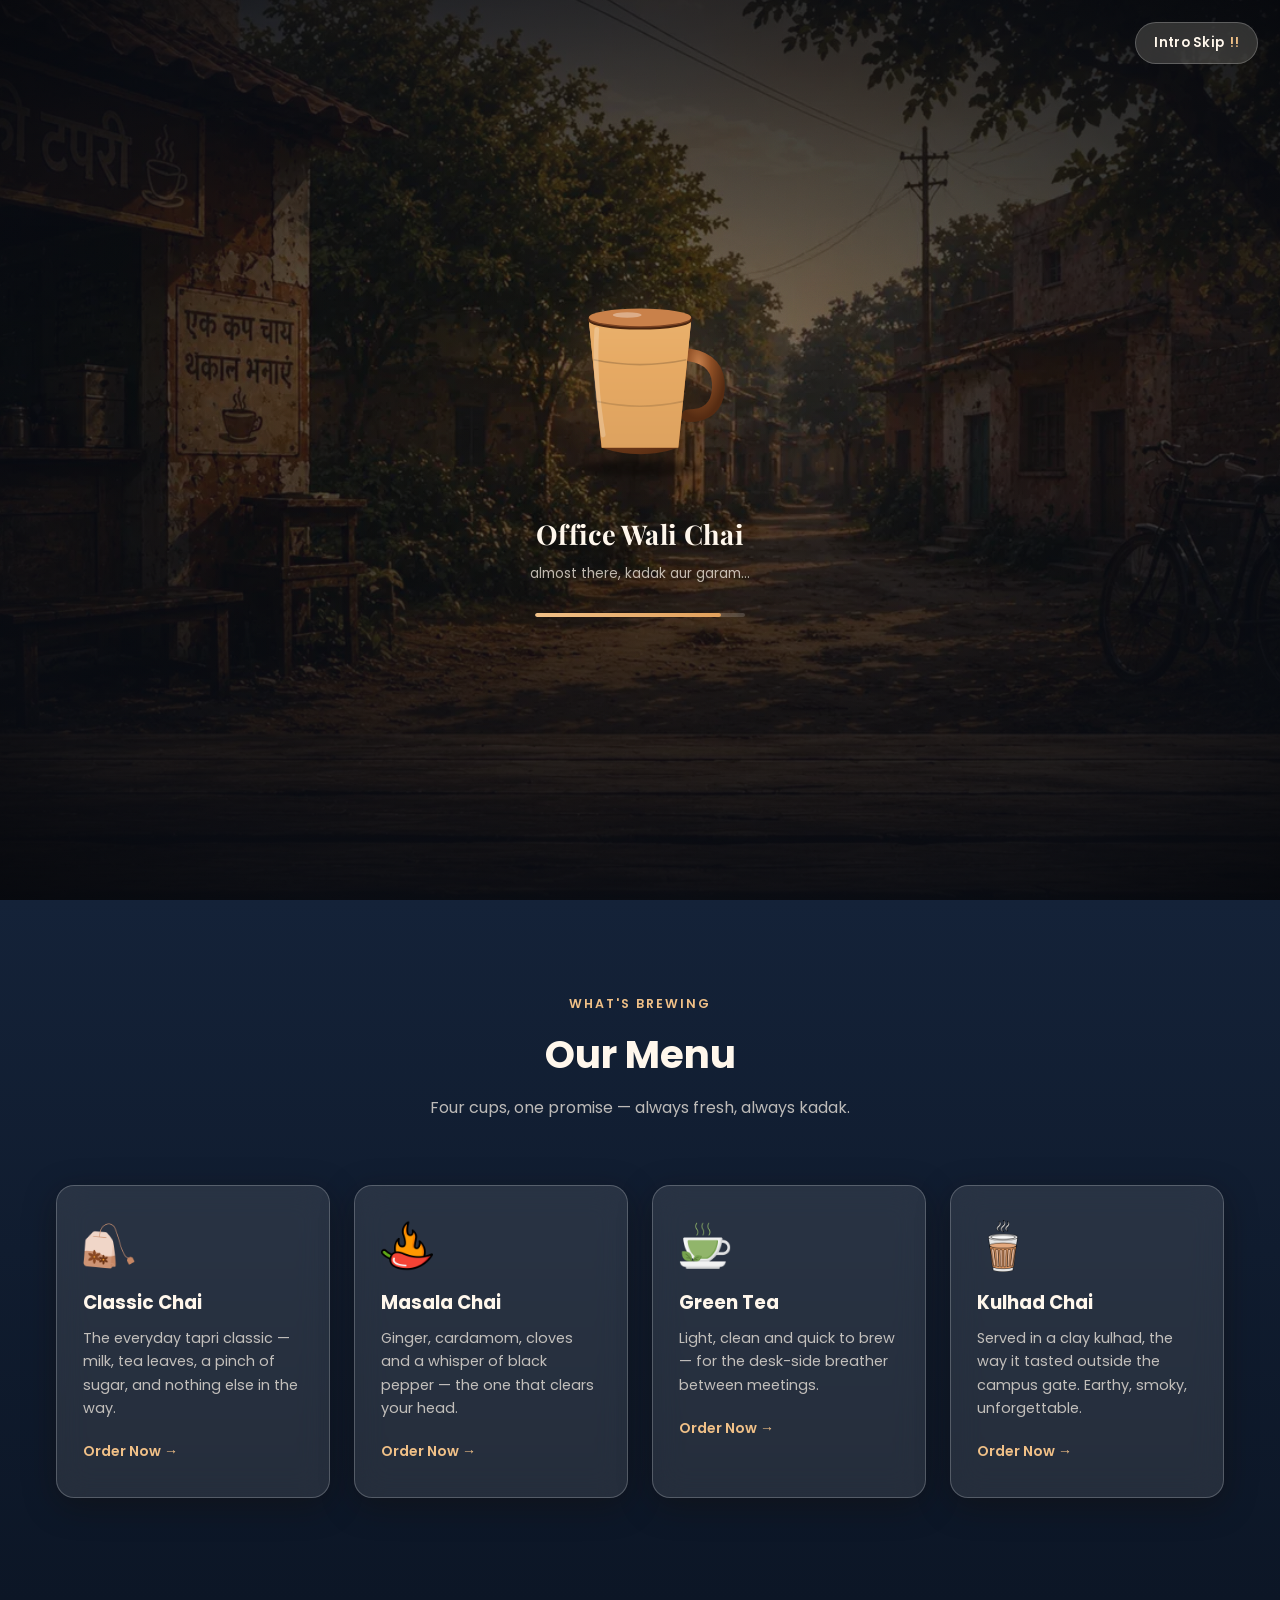
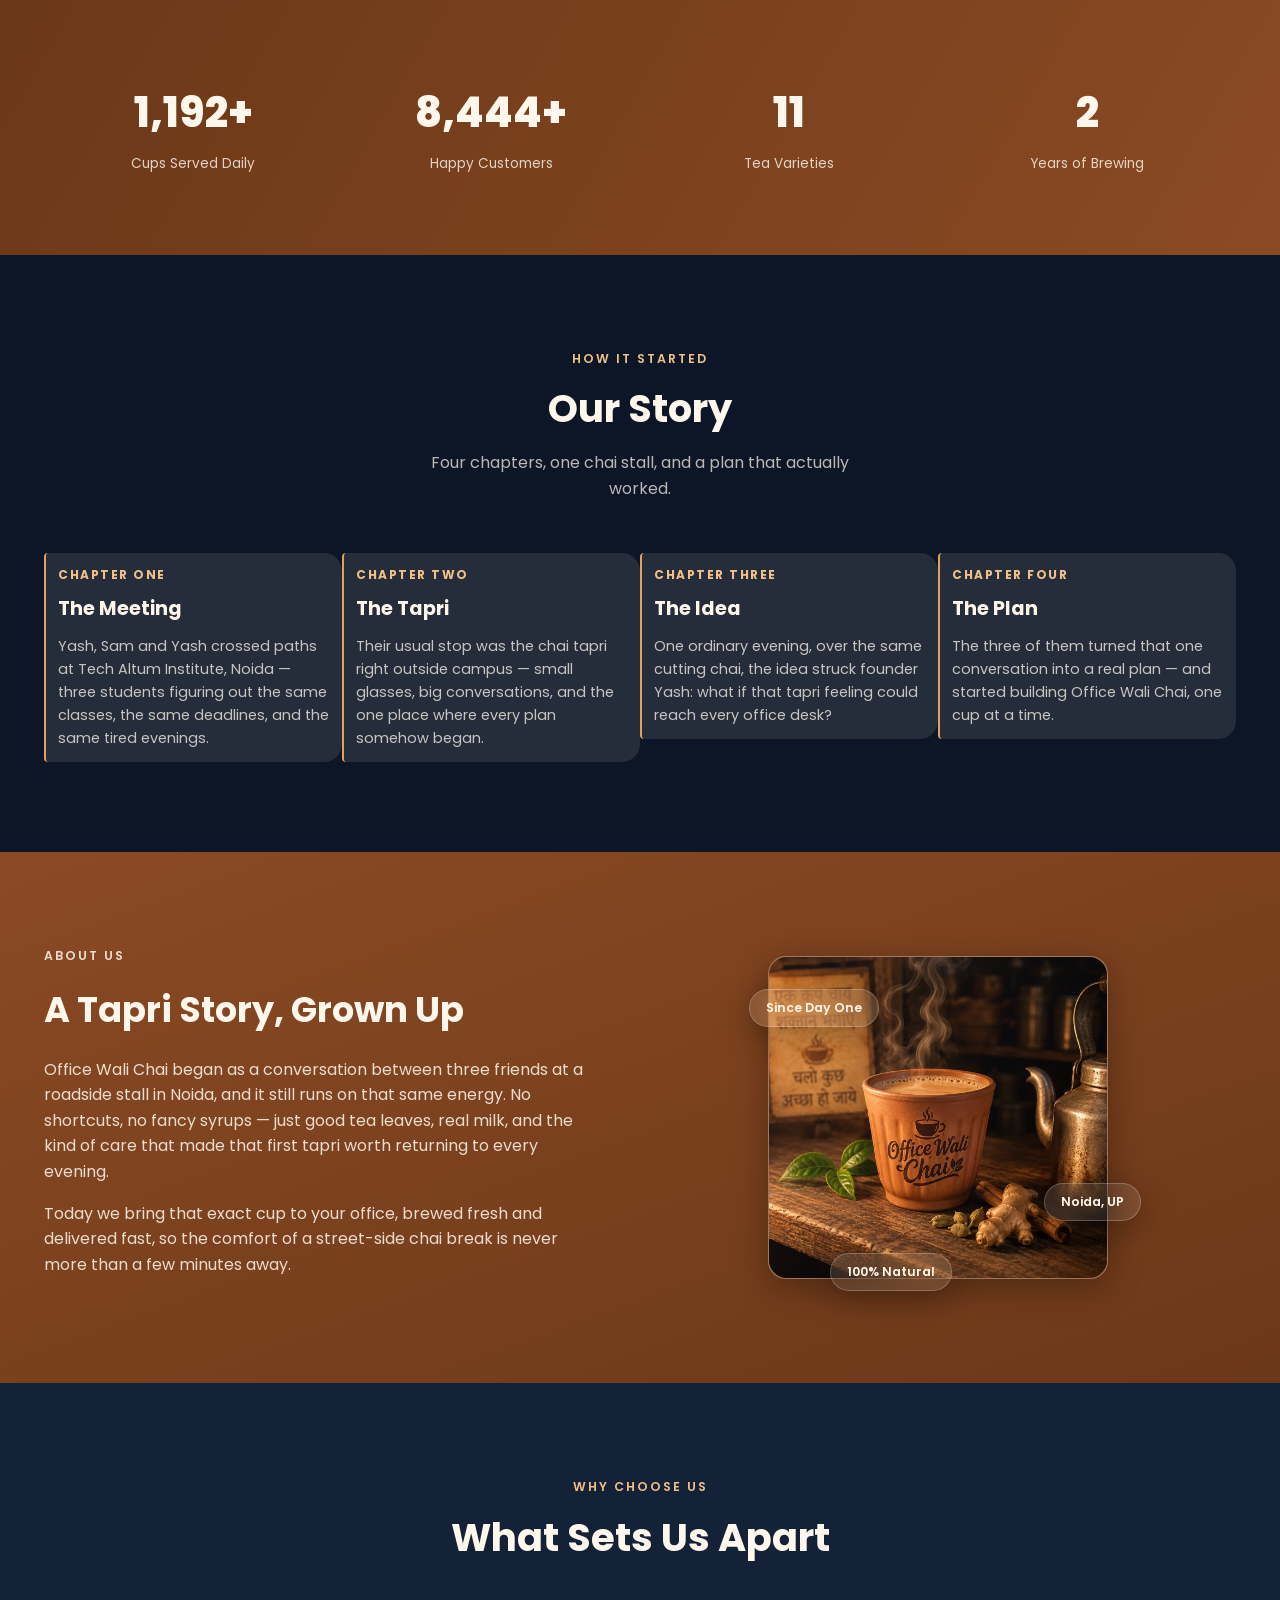
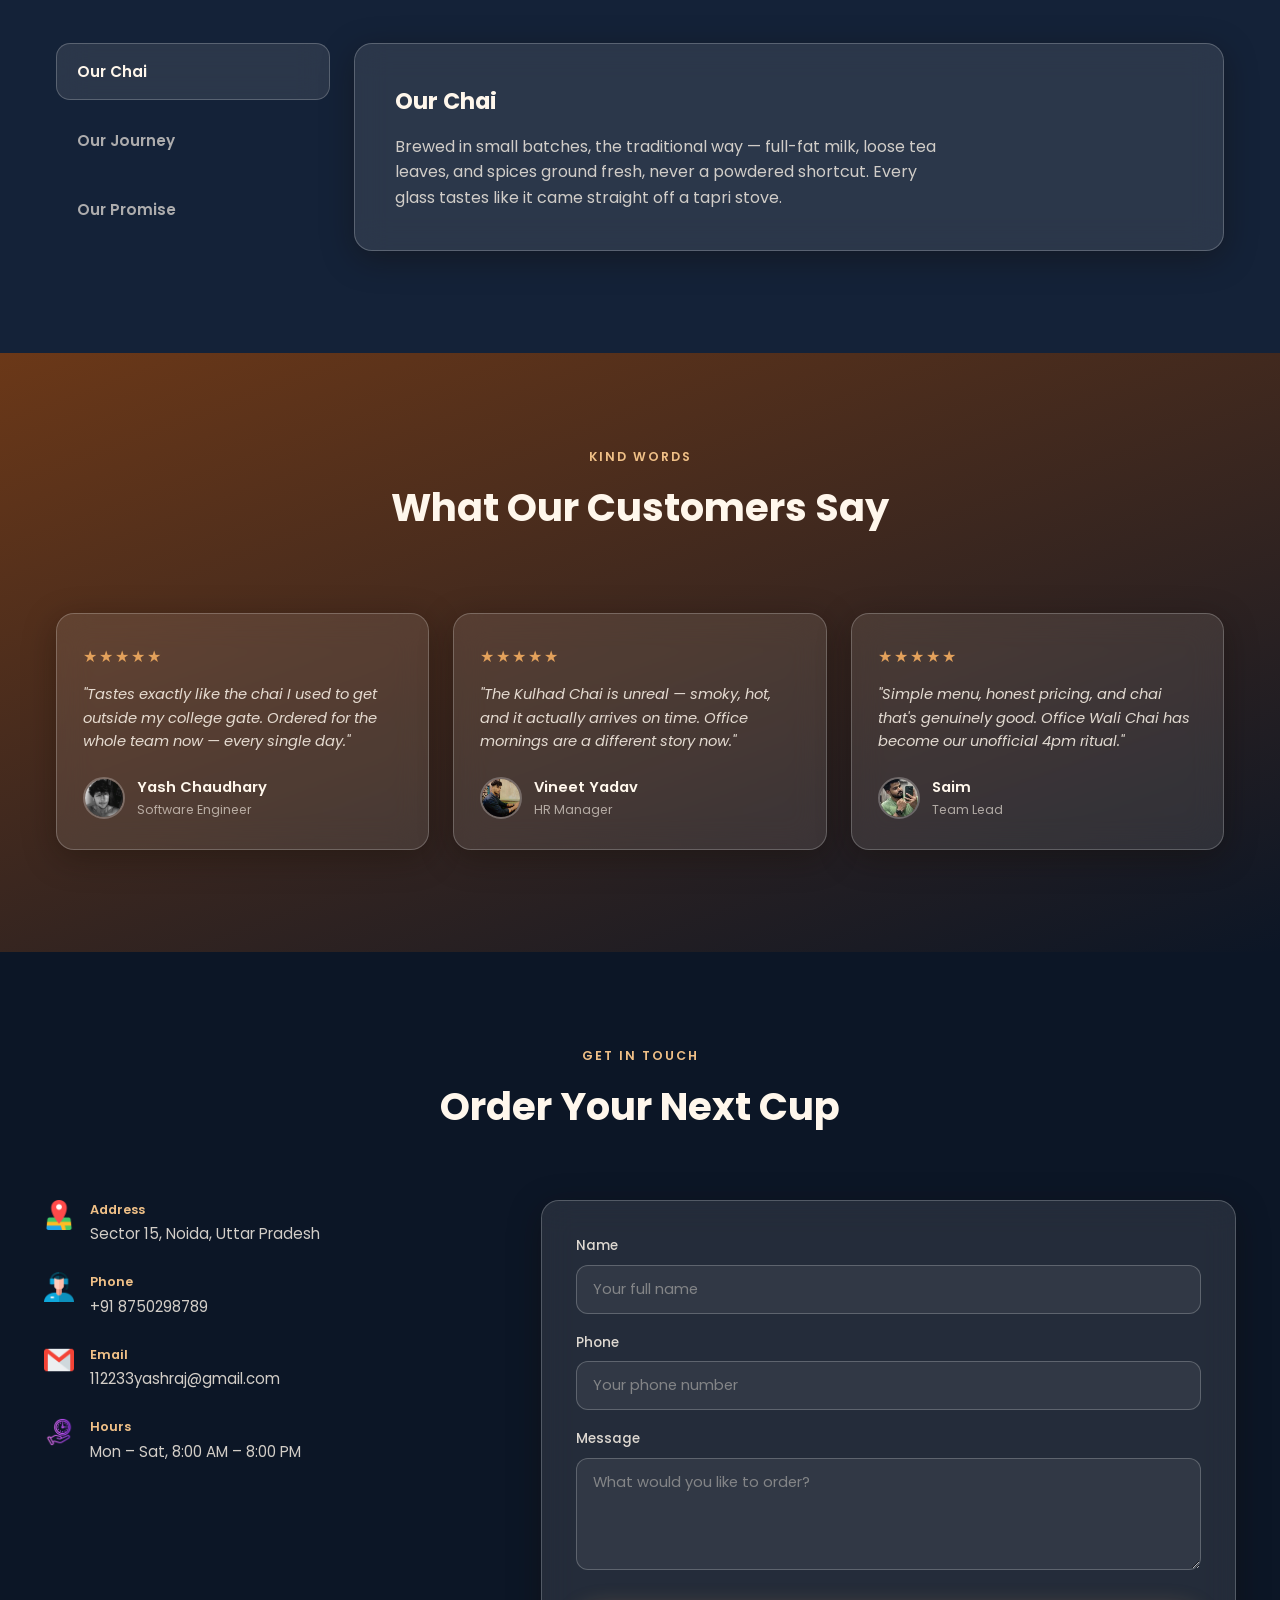
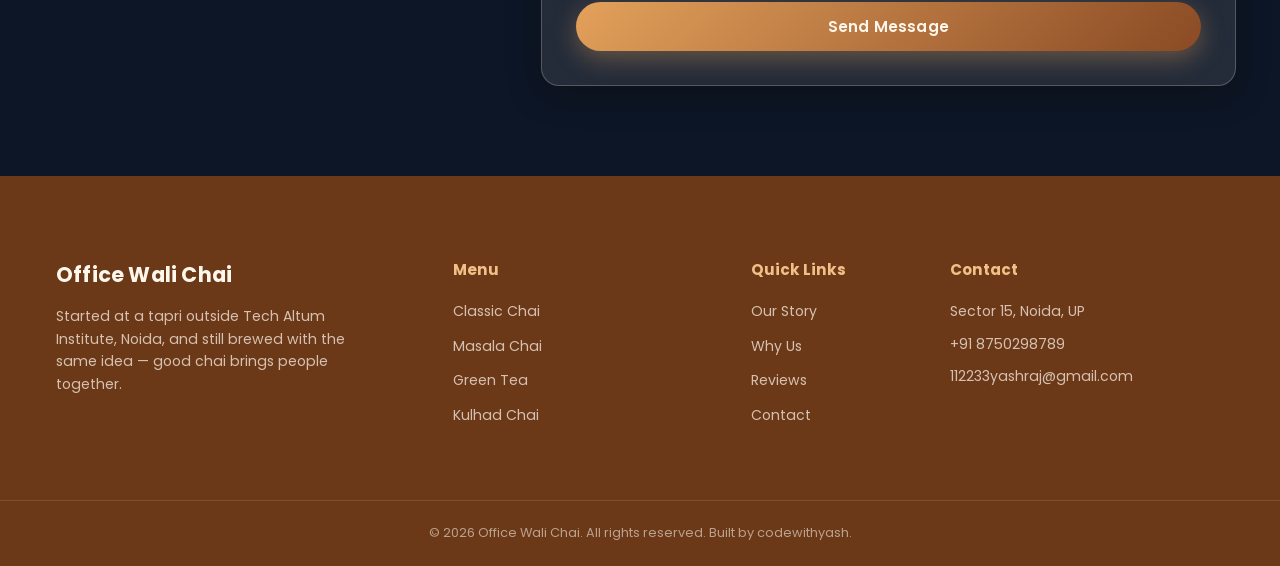
<file: index.html>
<!DOCTYPE html>
<html lang="en">
<head>
<meta charset="UTF-8">
<meta name="viewport" content="width=device-width, initial-scale=1.0">
<title>Office Wali Chai — Your Daily Cup of Comfort</title>
<link rel="icon" type="image/png" href="image/favicon.webp">
<link rel="preconnect" href="https://fonts.googleapis.com">
<link href="https://fonts.googleapis.com/css2?family=Poppins:wght@300;400;500;600;700;800&family=Playfair+Display:wght@600;700&display=swap" rel="stylesheet">
<link rel="stylesheet" href="style.css">
</head>
<body class="intro-locked">

<div class="intro-loader" id="introLoader">
  <div class="intro-bg"></div>
  <div class="intro-vignette"></div>
  <div class="intro-grain"></div>

  <button class="intro-skip" id="introSkip" type="button">
    <span>Intro Skip</span> <span class="intro-skip-bang">!!</span>
  </button>

  <div class="intro-content">
    <div class="intro-cup-wrap">

      <div class="intro-glow"></div>

      <div class="intro-steam is1"></div>
      <div class="intro-steam is2"></div>
      <div class="intro-steam is3"></div>

      <svg class="intro-cup" viewBox="0 0 220 260" xmlns="http://www.w3.org/2000/svg">
        <defs>
          <clipPath id="cupInner">
            <path d="M46,46 L174,46 L158,206 Q110,222 62,206 Z"/>
          </clipPath>
          <radialGradient id="clayGrad" cx="35%" cy="15%" r="90%">
            <stop offset="0%" stop-color="#d68a52"/>
            <stop offset="45%" stop-color="#9a5528"/>
            <stop offset="100%" stop-color="#5c2f14"/>
          </radialGradient>
          <linearGradient id="chaiGrad" x1="0" y1="0" x2="0" y2="1">
            <stop offset="0%" stop-color="#f6cd94"/>
            <stop offset="40%" stop-color="#d4863f"/>
            <stop offset="100%" stop-color="#7a3f18"/>
          </linearGradient>
          <linearGradient id="chaiShine" x1="0" y1="0" x2="1" y2="0">
            <stop offset="0%" stop-color="#ffffff" stop-opacity="0"/>
            <stop offset="50%" stop-color="#ffffff" stop-opacity="0.5"/>
            <stop offset="100%" stop-color="#ffffff" stop-opacity="0"/>
          </linearGradient>
          <filter id="softBlur" x="-50%" y="-50%" width="200%" height="200%">
            <feGaussianBlur stdDeviation="3"/>
          </filter>
        </defs>

        <ellipse cx="110" cy="232" rx="78" ry="10" fill="rgba(0,0,0,0.35)" filter="url(#softBlur)"/>

        <path d="M172,90 Q210,96 208,132 Q206,166 170,166" fill="none" stroke="url(#clayGrad)" stroke-width="16" stroke-linecap="round"/>
        <path d="M172,90 Q210,96 208,132 Q206,166 170,166" fill="none" stroke="rgba(0,0,0,0.22)" stroke-width="16" stroke-linecap="round" opacity="0.35"/>

        <path class="cup-body" d="M46,46 L174,46 L158,206 Q110,222 62,206 Z" fill="url(#clayGrad)"/>

        <g clip-path="url(#cupInner)">
          <rect id="chaiFill" x="40" y="206" width="140" height="0" fill="url(#chaiGrad)"/>
          <path id="chaiWave" d="M40,206 Q75,200 110,206 T180,206 V206 H40 Z" fill="#e8ad68" opacity="0.9"/>
          <ellipse id="chaiShineEl" cx="88" cy="206" rx="34" ry="5" fill="url(#chaiShine)" opacity="0"/>
        </g>

        <path class="cup-ring" d="M52,96 Q110,108 168,96" stroke="rgba(0,0,0,0.2)" stroke-width="2" fill="none"/>
        <path class="cup-ring" d="M56,148 Q110,160 164,148" stroke="rgba(0,0,0,0.15)" stroke-width="2" fill="none"/>
        <path class="cup-highlight" d="M56,58 Q52,120 64,190" stroke="rgba(255,255,255,0.22)" stroke-width="6" stroke-linecap="round" fill="none"/>

        <ellipse cx="110" cy="46" rx="64" ry="11" fill="#7a4222" stroke="#4a2610" stroke-width="2.5"/>
        <ellipse cx="110" cy="43" rx="64" ry="11" fill="#c9814a"/>
        <ellipse cx="94" cy="40" rx="18" ry="3.5" fill="rgba(255,255,255,0.35)"/>
      </svg>
    </div>

    <p class="intro-brand">Office Wali Chai</p>
    <p class="intro-tag" id="introTag">brewing your daily cup of comfort…</p>

    <div class="intro-progress-track">
      <div class="intro-progress-fill" id="introProgressFill"></div>
    </div>
  </div>
</div>

<header class="navbar glass" id="navbar">
  <div class="row navbar-row">
    <div class="col-6 col-t-6 col-p-8 navbar-brand">
      <a href="#home" class="brand-link">
        <!-- <span class="brand-icon">
          <svg viewBox="0 0 24 24" width="26" height="26" fill="none" xmlns="http://www.w3.org/2000/svg">
            <path d="M3 9h15a3 3 0 0 1 0 6h-1" stroke="currentColor" stroke-width="1.6" stroke-linecap="round"/>
            <path d="M3 9v6a4 4 0 0 0 4 4h6a4 4 0 0 0 4-4V9" stroke="currentColor" stroke-width="1.6" stroke-linecap="round"/>
            <path d="M7 3.5c-.6.9-.6 1.6 0 2.5M11 3.5c-.6.9-.6 1.6 0 2.5" stroke="currentColor" stroke-width="1.4" stroke-linecap="round"/>
          </svg>
        </span> -->
        <img src="image/tea.png" alt="tea-icon" class="nav-icon">
        <span class="brand-text">Office Wali Chai</span>
      </a>
    </div>
    <div class="col-6 col-t-6 col-p-4 navbar-actions">
      <nav class="nav-links" id="navLinks">
        <a href="#home" class="nav-link active">Home</a>
        <a href="#menu" class="nav-link">Menu</a>
        <a href="#story" class="nav-link">Our Story</a>
        <a href="#why-us" class="nav-link">Why Us</a>
        <a href="#reviews" class="nav-link">Reviews</a>
        <a href="#contact" class="nav-link">Contact</a>
        <button class="btn btn-login login-mobile-only" id="loginBtnMobile">Login</button>
      </nav>
      <button class="btn btn-login" id="loginBtnDesktop">Login</button>
      <button class="hamburger" id="hamburger" aria-label="Toggle menu">
        <span></span><span></span><span></span>
      </button>
    </div>
  </div>
</header>

<section class="hero" id="home">
  <div class="hero-overlay"></div>
  <div class="row hero-row">
    <div class="col-6 col-t-12 col-p-12 hero-content">
      <p class="eyebrow">Straight from the tapri, since day one</p>
      <h1 class="hero-title">Your Daily Cup <span>of Comfort</span></h1>
      <p class="hero-desc">Hand-poured chai, strong and honest — from the college gate to your office desk.</p>
      <div class="hero-cta">
        <a href="#menu" class="btn btn-primary">Explore Menu</a>
        <a href="#contact" class="btn btn-outline">Order Now</a>
      </div>
    </div>
    <div class="col-6 col-t-12 col-p-12 hero-visual-col">
      <div class="glass hero-card">
        <div class="cup-wrap">
          <div class="steam s1"></div>
          <div class="steam s2"></div>
          <div class="steam s3"></div>
          <span class="cup-emoji">☕</span>
        </div>
        <p class="hero-card-caption glass">Kadak chai, poured fresh every 10 minutes</p>
        <div class="badge badge-1 glass">🌿 Fresh Ingredients</div>
        <div class="badge badge-2 glass">🚴 Quick Delivery</div>
      </div>
    </div>
  </div>
</section>

<section class="menu-section" id="menu">
  <div class="row">
    <div class="col-12 section-head">
      <p class="eyebrow">What's brewing</p>
      <h2>Our Menu</h2>
      <p class="section-sub">Four cups, one promise — always fresh, always kadak.</p>
    </div>
  </div>
  <div class="row menu-grid">
    <div class="col-3 col-t-6 col-p-12">
      <div class="glass menu-card">
        <img src="image/tea-bag.png" alt="Classic Chai" class="menu-icon">
        <h3>Classic Chai</h3>
        <p>The everyday tapri classic — milk, tea leaves, a pinch of sugar, and nothing else in the way.</p>
        <a href="#contact" class="card-link">Order Now →</a>
      </div>
    </div>
    <div class="col-3 col-t-6 col-p-12">
      <div class="glass menu-card">
        <img src="image/chilli-pepper.png" alt="Masala Chai" class="menu-icon">
        <h3>Masala Chai</h3>
        <p>Ginger, cardamom, cloves and a whisper of black pepper — the one that clears your head.</p>
        <a href="#contact" class="card-link">Order Now →</a>
      </div>
    </div>
    <div class="col-3 col-t-6 col-p-12">
      <div class="glass menu-card">
      <img src="image/green-tea.png" alt="Green Tea" class="menu-icon">
        <h3>Green Tea</h3>
        <p>Light, clean and quick to brew — for the desk-side breather between meetings.</p>
        <a href="#contact" class="card-link">Order Now →</a>
      </div>
    </div>
    <div class="col-3 col-t-6 col-p-12">
      <div class="glass menu-card">
        <img src="image/tea.png" alt="Kulhad Chai" class="menu-icon">
        <h3>Kulhad Chai</h3>
        <p>Served in a clay kulhad, the way it tasted outside the campus gate. Earthy, smoky, unforgettable.</p>
        <a href="#contact" class="card-link">Order Now →</a>
      </div>
    </div>
  </div>
</section>

<section class="stats-section">
  <div class="row">
    <div class="col-3 col-t-6 col-p-6 stat-item">
      <span class="stat-number" data-target="1200" data-suffix="+">0</span>
      <p class="stat-label">Cups Served Daily</p>
    </div>
    <div class="col-3 col-t-6 col-p-6 stat-item">
      <span class="stat-number" data-target="8500" data-suffix="+">0</span>
      <p class="stat-label">Happy Customers</p>
    </div>
    <div class="col-3 col-t-6 col-p-6 stat-item">
      <span class="stat-number" data-target="12" data-suffix="">0</span>
      <p class="stat-label">Tea Varieties</p>
    </div>
    <div class="col-3 col-t-6 col-p-6 stat-item">
      <span class="stat-number" data-target="3" data-suffix="">0</span>
      <p class="stat-label">Years of Brewing</p>
    </div>
  </div>
</section>

<section class="story-section" id="story">
  <div class="row">
    <div class="col-12 section-head">
      <p class="eyebrow">How it started</p>
      <h2>Our Story</h2>
      <p class="section-sub">Four chapters, one chai stall, and a plan that actually worked.</p>
    </div>
  </div>
  <div class="row story-grid">
    <div class="col-3 col-t-6 col-p-12 story-card reveal">
      <span class="story-num">Chapter One</span>
      <h3>The Meeting</h3>
      <p>Yash, Sam and Yash crossed paths at Tech Altum Institute, Noida — three students figuring out the same classes, the same deadlines, and the same tired evenings.</p>
    </div>
    <div class="col-3 col-t-6 col-p-12 story-card reveal">
      <span class="story-num">Chapter Two</span>
      <h3>The Tapri</h3>
      <p>Their usual stop was the chai tapri right outside campus — small glasses, big conversations, and the one place where every plan somehow began.</p>
    </div>
    <div class="col-3 col-t-6 col-p-12 story-card reveal">
      <span class="story-num">Chapter Three</span>
      <h3>The Idea</h3>
      <p>One ordinary evening, over the same cutting chai, the idea struck founder Yash: what if that tapri feeling could reach every office desk?</p>
    </div>
    <div class="col-3 col-t-6 col-p-12 story-card reveal">
      <span class="story-num">Chapter Four</span>
      <h3>The Plan</h3>
      <p>The three of them turned that one conversation into a real plan — and started building Office Wali Chai, one cup at a time.</p>
    </div>
  </div>
</section>

<section class="about-section">
  <div class="row about-row">
    <div class="col-6 col-t-12 col-p-12 about-text">
      <p class="eyebrow">About us</p>
      <h2>A Tapri Story, Grown Up</h2>
      <p>Office Wali Chai began as a conversation between three friends at a roadside stall in Noida, and it still runs on that same energy. No shortcuts, no fancy syrups — just good tea leaves, real milk, and the kind of care that made that first tapri worth returning to every evening.</p>
      <p>Today we bring that exact cup to your office, brewed fresh and delivered fast, so the comfort of a street-side chai break is never more than a few minutes away.</p>
    </div>

    <div class="col-6 col-t-12 col-p-12 about-visual-col">
    <div class="glass about-card">

        <img 
            src="image/chai-cup.webp" 
            alt="Office Wali Chai"
            class="about-chai-img"
        >

        <div class="tag tag-1 glass">Since Day One</div>
        <div class="tag tag-2 glass">Noida, UP</div>
        <div class="tag tag-3 glass">100% Natural</div>

    </div>
</div>
  </div>
</section>

<section class="why-section" id="why-us">
  <div class="row">
    <div class="col-12 section-head">
      <p class="eyebrow">Why choose us</p>
      <h2>What Sets Us Apart</h2>
    </div>
  </div>
  <div class="row why-grid">
    <div class="col-3 col-t-3 col-p-12 tab-list" role="tablist">
      <button class="tab-btn active" data-tab="chai">Our Chai</button>
      <button class="tab-btn" data-tab="journey">Our Journey</button>
      <button class="tab-btn" data-tab="promise">Our Promise</button>
    </div>
    <div class="col-9 col-t-9 col-p-12 tab-content-wrap">
      <div class="glass tab-panel active" id="tab-chai">
        <h3>Our Chai</h3>
        <p>Brewed in small batches, the traditional way — full-fat milk, loose tea leaves, and spices ground fresh, never a powdered shortcut. Every glass tastes like it came straight off a tapri stove.</p>
      </div>
      <div class="glass tab-panel" id="tab-journey">
        <h3>Our Journey</h3>
        <p>From one chai tapri outside Tech Altum Institute to a growing brand serving offices across Noida — the journey has stayed rooted in that first conversation between three friends.</p>
      </div>
      <div class="glass tab-panel" id="tab-promise">
        <h3>Our Promise</h3>
        <p>Fresh ingredients, honest pricing, and a cup that reaches you hot. If it's not the chai you'd queue up for at the tapri, it's not going out the door.</p>
      </div>
    </div>
  </div>
</section>

<section class="testimonials-section" id="reviews">
  <div class="row">
    <div class="col-12 section-head">
      <p class="eyebrow">Kind words</p>
      <h2>What Our Customers Say</h2>
    </div>
  </div>
  <div class="row testimonial-grid">
    <div class="col-4 col-t-6 col-p-12">
      <div class="glass testimonial-card">
        <div class="stars">★★★★★</div>
        <p class="quote">"Tastes exactly like the chai I used to get outside my college gate. Ordered for the whole team now — every single day."</p>
        <div class="testi-person">
    <img src="image/yash-dp.webp" alt="Yash Chaudhary" class="testi-avatar">

    <div>
        <p class="testi-name">Yash Chaudhary</p>
        <p class="testi-role">Software Engineer</p>
    </div>
</div>
      </div>
    </div>
    <div class="col-4 col-t-6 col-p-12">
      <div class="glass testimonial-card">
        <div class="stars">★★★★★</div>
        <p class="quote">"The Kulhad Chai is unreal — smoky, hot, and it actually arrives on time. Office mornings are a different story now."</p>
        <div class="testi-person">
          <img src="image/vinnet-dp.webp" alt="Vineet" class="testi-avatar">
          <div>
            <p class="testi-name">Vineet Yadav</p>
            <p class="testi-role">HR Manager</p>
          </div>
        </div>
      </div>
    </div>
    <div class="col-4 col-t-6 col-p-12">
      <div class="glass testimonial-card">
        <div class="stars">★★★★★</div>
        <p class="quote">"Simple menu, honest pricing, and chai that's genuinely good. Office Wali Chai has become our unofficial 4pm ritual."</p>
        <div class="testi-person">
          <img src="image/saim-dp.webp" alt="Saim" class="testi-avatar">
          <div>
            <p class="testi-name">Saim</p>
            <p class="testi-role">Team Lead</p>
          </div>
        </div>
      </div>
    </div>
  </div>
</section>

<section class="contact-section" id="contact">
  <div class="row">
    <div class="col-12 section-head">
      <p class="eyebrow">Get in touch</p>
      <h2>Order Your Next Cup</h2>
    </div>
  </div>
  <div class="row contact-row">
    <div class="col-5 col-t-12 col-p-12 contact-info">
      <div class="contact-item">
        <img src="image/location-pin.png" alt="location-icon" class="oder-icon">
        <div><p class="contact-label">Address</p><p>Sector 15, Noida, Uttar Pradesh</p></div>
      </div>
      <div class="contact-item">
        <img src="image/operator.png" alt="Contact-icon" class="oder-icon">
        <div><p class="contact-label">Phone</p><p>+91 8750298789</p></div>
      </div>
      <div class="contact-item">
        <img src="image/gmail.png" alt="Gmail-icon" class="oder-icon">
        <div><p class="contact-label">Email</p><p>112233yashraj@gmail.com</p></div>
      </div>
      <div class="contact-item">
        <img src="image/on-time.png" alt="Clock" class="oder-icon">
        <div><p class="contact-label">Hours</p><p>Mon – Sat, 8:00 AM – 8:00 PM</p></div>
      </div>
    </div>
    <div class="col-7 col-t-12 col-p-12">
      <form class="glass contact-form" id="contactForm">
        <div class="form-row">
          <label for="cName">Name</label>
          <input type="text" id="cName" placeholder="Your full name" required>
        </div>
        <div class="form-row">
          <label for="cPhone">Phone</label>
          <input type="tel" id="cPhone" placeholder="Your phone number" required>
        </div>
        <div class="form-row">
          <label for="cMessage">Message</label>
          <textarea id="cMessage" rows="4" placeholder="What would you like to order?" required></textarea>
        </div>
        <button type="submit" class="btn btn-primary form-submit">Send Message</button>
        <p class="form-success" id="formSuccess">Thanks! Your message has been sent — we'll be in touch shortly.</p>
      </form>
    </div>
  </div>
</section>

<footer class="footer">
  <div class="row footer-row">
    <div class="col-4 col-t-6 col-p-12 footer-col">
      <span class="brand-text footer-brand">Office Wali Chai</span>
      <p class="footer-blurb">Started at a tapri outside Tech Altum Institute, Noida, and still brewed with the same idea — good chai brings people together.</p>
    </div>
    <div class="col-3 col-t-3 col-p-6 footer-col">
      <h4>Menu</h4>
      <a href="#menu">Classic Chai</a>
      <a href="#menu">Masala Chai</a>
      <a href="#menu">Green Tea</a>
      <a href="#menu">Kulhad Chai</a>
    </div>
    <div class="col-2 col-t-3 col-p-6 footer-col">
      <h4>Quick Links</h4>
      <a href="#story">Our Story</a>
      <a href="#why-us">Why Us</a>
      <a href="#reviews">Reviews</a>
      <a href="#contact">Contact</a>
    </div>
    <div class="col-3 col-t-6 col-p-12 footer-col">
      <h4>Contact</h4>
      <p>Sector 15, Noida, UP</p>
      <p>+91 8750298789</p>
      <p>112233yashraj@gmail.com</p>
    </div>
  </div>
  <div class="footer-bottom">
    <p>© 2026 Office Wali Chai. All rights reserved. Built by codewithyash.</p>
  </div>
</footer>

<div class="modal-overlay" id="modalOverlay">
  <div class="glass auth-modal">
    <button class="modal-close" id="modalClose">&times;</button>
    <div class="auth-tabs">
      <button class="auth-tab-btn active" data-auth="login">Login</button>
      <button class="auth-tab-btn" data-auth="register">Register</button>
    </div>

    <form class="auth-form active" id="loginForm">
      <h3>Welcome Back</h3>
      <div class="form-row">
        <label for="loginEmail">Email</label>
        <input type="email" id="loginEmail" placeholder="you@example.com" required>
      </div>
      <div class="form-row">
        <label for="loginPassword">Password</label>
        <input type="password" id="loginPassword" placeholder="••••••••" required>
      </div>
      <button type="submit" class="btn btn-primary form-submit">Login</button>
      <p class="form-success" id="loginSuccess">Logged in! (demo only)</p>
    </form>

    <form class="auth-form" id="registerForm">
      <h3>Create Account</h3>
      <div class="form-row">
        <label for="regName">Name</label>
        <input type="text" id="regName" placeholder="Your full name" required>
      </div>
      <div class="form-row">
        <label for="regEmail">Email</label>
        <input type="email" id="regEmail" placeholder="you@example.com" required>
      </div>
      <div class="form-row">
        <label for="regPhone">Phone</label>
        <input type="tel" id="regPhone" placeholder="Your phone number" required>
      </div>
      <div class="form-row">
        <label for="regPassword">Password</label>
        <input type="password" id="regPassword" placeholder="••••••••" required>
      </div>
      <button type="submit" class="btn btn-primary form-submit">Register</button>
      <p class="form-success" id="registerSuccess">Account created! (demo only)</p>
    </form>
  </div>
</div>

<script src="script.js"></script>
</body>
</html>
</file>
<file: style.css>
:root {
  --db: #142238;
  --db-2: #0c1626;
  --bb: #8a4a24;
  --bb-2: #6b3818;
  --gold: #e3a15b;
  --gold-soft: #f0c087;
  --cream: #fff7ec;

  --glass-bg: rgba(255, 244, 230, 0.10);
  --glass-bg-strong: rgba(255, 244, 230, 0.16);
  --glass-border: rgba(255, 255, 255, 0.22);
  --glass-blur: 16px;
  --glass-shadow: 0 8px 32px rgba(20, 12, 4, 0.35);

  --font: 'Poppins', sans-serif;
  --font-display: 'Playfair Display', serif;
  --container-max: 1240px;
  --gutter: 24px;
}

* {
  margin: 0;
  padding: 0;
  box-sizing: border-box;
}

html {
  scroll-behavior: smooth;
}

body {
  font-family: var(--font);
  background: var(--db);
  color: var(--cream);
  line-height: 1.6;
  overflow-x: hidden;
}

body.intro-locked {
  overflow: hidden;
  height: 100vh;
}

a {
  text-decoration: none;
  color: inherit;
}

ul {
  list-style: none;
}

button {
  font-family: var(--font);
  cursor: pointer;
  border: none;
  background: none;
}

img {
  max-width: 100%;
  display: block;
}

::selection {
  background: var(--gold);
  color: var(--db);
}

.row {
  display: flex;
  flex-wrap: wrap;
  max-width: var(--container-max);
  margin: 0 auto;
  padding: 0 var(--gutter);
  gap: 0;
}

.col-1 { width: 8.3333%; }
.col-2 { width: 16.6667%; }
.col-3 { width: 25%; }
.col-4 { width: 33.3333%; }
.col-5 { width: 41.6667%; }
.col-6 { width: 50%; }
.col-7 { width: 58.3333%; }
.col-8 { width: 66.6667%; }
.col-9 { width: 75%; }
.col-10 { width: 83.3333%; }
.col-11 { width: 91.6667%; }
.col-12 { width: 100%; }

@media (max-width: 980px) {
  .col-t-1 { width: 8.3333%; }
  .col-t-2 { width: 16.6667%; }
  .col-t-3 { width: 25%; }
  .col-t-4 { width: 33.3333%; }
  .col-t-5 { width: 41.6667%; }
  .col-t-6 { width: 50%; }
  .col-t-7 { width: 58.3333%; }
  .col-t-8 { width: 66.6667%; }
  .col-t-9 { width: 75%; }
  .col-t-10 { width: 83.3333%; }
  .col-t-11 { width: 91.6667%; }
  .col-t-12 { width: 100%; }
}

@media (max-width: 767px) {
  .col-p-1 { width: 8.3333%; }
  .col-p-2 { width: 16.6667%; }
  .col-p-3 { width: 25%; }
  .col-p-4 { width: 33.3333%; }
  .col-p-5 { width: 41.6667%; }
  .col-p-6 { width: 50%; }
  .col-p-7 { width: 58.3333%; }
  .col-p-8 { width: 66.6667%; }
  .col-p-9 { width: 75%; }
  .col-p-10 { width: 83.3333%; }
  .col-p-11 { width: 91.6667%; }
  .col-p-12 { width: 100%; }
}

.glass {
  background: var(--glass-bg);
  backdrop-filter: blur(var(--glass-blur));
  -webkit-backdrop-filter: blur(var(--glass-blur));
  border: 1px solid var(--glass-border);
  border-radius: 18px;
  box-shadow: var(--glass-shadow);
}

.btn {
  display: inline-flex;
  align-items: center;
  justify-content: center;
  padding: 13px 28px;
  border-radius: 999px;
  font-size: 0.95rem;
  font-weight: 600;
  letter-spacing: 0.2px;
  transition: transform 0.25s ease, box-shadow 0.25s ease, background 0.25s ease;
  white-space: nowrap;
}

.btn-primary {
  background: linear-gradient(135deg, var(--gold) 0%, var(--bb) 100%);
  color: var(--cream);
  box-shadow: 0 8px 24px rgba(227, 161, 91, 0.35);
}

.btn-primary:hover {
  transform: translateY(-2px);
  box-shadow: 0 12px 28px rgba(227, 161, 91, 0.45);
}

.btn-outline {
  background: transparent;
  border: 1.5px solid var(--glass-border);
  color: var(--cream);
}

.btn-outline:hover {
  background: rgba(255, 255, 255, 0.08);
  transform: translateY(-2px);
}

.btn-login {
  background: var(--glass-bg-strong);
  border: 1px solid var(--glass-border);
  color: var(--cream);
  padding: 10px 24px;
  backdrop-filter: blur(var(--glass-blur));
}

.btn-login:hover {
  background: rgba(255, 255, 255, 0.18);
}

.section-head {
  text-align: center;
  margin-bottom: 52px;
}

.eyebrow {
  display: inline-block;
  font-size: 0.78rem;
  font-weight: 600;
  letter-spacing: 2px;
  text-transform: uppercase;
  color: var(--gold-soft);
  margin-bottom: 10px;
}

.section-head h2 {
  font-size: 2.4rem;
  font-weight: 700;
  margin-bottom: 10px;
}

.section-sub {
  color: rgba(255, 247, 236, 0.72);
  font-size: 1rem;
  max-width: 480px;
  margin: 0 auto;
}

section {
  position: relative;
  padding: 90px 0;
}

.navbar {
  position: fixed;
  top: 16px;
  left: 50%;
  transform: translateX(-50%);
  width: calc(100% - 32px);
  max-width: 1280px;
  z-index: 1000;
  border-radius: 20px;
  padding: 14px 28px;
}

.navbar-row {
  max-width: 100%;
  padding: 0;
  align-items: center;
  justify-content: space-between;
}

.navbar-brand {
  display: flex;
  align-items: center;
}

.brand-link {
  display: flex;
  align-items: center;
  gap: 10px;
}

.brand-icon {
  width: 40px;
  height: 40px;
  display: flex;
  align-items: center;
  justify-content: center;
  background: linear-gradient(135deg, var(--gold), var(--bb));
  border-radius: 12px;
  color: var(--cream);
  flex-shrink: 0;
}

.brand-text {
  font-weight: 700;
  font-size: 1.15rem;
  letter-spacing: 0.2px;
}

.navbar-actions {
  display: flex;
  align-items: center;
  justify-content: flex-end;
  gap: 20px;
}

.nav-links {
  display: flex;
  align-items: center;
  gap: 28px;
}

.nav-link {
  font-size: 0.92rem;
  font-weight: 500;
  color: rgba(255, 247, 236, 0.82);
  position: relative;
  padding: 4px 0;
  transition: color 0.2s ease;
}

.nav-link::after {
  content: '';
  position: absolute;
  left: 0;
  bottom: -4px;
  width: 0;
  height: 2px;
  background: var(--gold);
  transition: width 0.25s ease;
}

.nav-link:hover,
.nav-link.active {
  color: var(--gold-soft);
}

.nav-link:hover::after,
.nav-link.active::after {
  width: 100%;
}

.login-mobile-only {
  display: none;
}

.hamburger {
  display: none;
  flex-direction: column;
  gap: 5px;
  padding: 6px;
}

.hamburger span {
  width: 24px;
  height: 2px;
  background: var(--cream);
  border-radius: 2px;
  transition: transform 0.3s ease, opacity 0.3s ease;
}

.hamburger.open span:nth-child(1) {
  transform: translateY(7px) rotate(45deg);
}

.hamburger.open span:nth-child(2) {
  opacity: 0;
}

.hamburger.open span:nth-child(3) {
  transform: translateY(-7px) rotate(-45deg);
}

.hero {
  min-height: 100vh;
  display: flex;
  align-items: center;
  background: url('image/main-hero-bg.webp') center 30% / cover no-repeat;
  padding-top: 120px;
}

.hero-overlay {
  position: absolute;
  inset: 0;
  background: linear-gradient(180deg, rgba(12, 17, 28, 0.28) 0%, rgba(12, 17, 28, 0.22) 40%, rgba(10, 14, 22, 0.75) 100%);
}

.hero-row {
  position: relative;
  z-index: 2;
  align-items: center;
  gap: 0;
  padding-bottom: 60px;
}

.hero-content {
  padding-right: 30px;
}

.hero-title {
  font-size: 3.2rem;
  font-weight: 800;
  line-height: 1.12;
  margin-bottom: 20px;
  text-shadow: 0 4px 24px rgba(0, 0, 0, 0.35);
}

.hero-title span {
  color: var(--gold-soft);
}

.hero-desc {
  font-size: 1.05rem;
  color: rgba(255, 247, 236, 0.85);
  max-width: 480px;
  margin-bottom: 34px;
}

.hero-cta {
  display: flex;
  gap: 16px;
  flex-wrap: wrap;
}

.hero-visual-col {
  display: flex;
  justify-content: center;
}

.hero-card {
  position: relative;
  width: 100%;
  max-width: 340px;
  min-height: 440px;
  padding: 20px;
  margin-top: 70px;
  text-align: center;
  overflow: visible;
  background: none;
  border: none;
  box-shadow: none;
  backdrop-filter: none;
  -webkit-backdrop-filter: none;
}

.cup-wrap {
  position: relative;
  display: inline-block;
  margin-bottom: 14px;
}

.cup-emoji {
  font-size: 4.2rem;
  display: block;
  filter: drop-shadow(0 10px 22px rgba(0, 0, 0, 0.55));
}

.steam {
  position: absolute;
  top: -18px;
  width: 5px;
  height: 26px;
  background: rgba(255, 255, 255, 0.55);
  border-radius: 4px;
  filter: blur(2px);
  animation: steamRise 2.6s ease-in-out infinite;
}

.steam.s1 {
  left: 30%;
  animation-delay: 0s;
}

.steam.s2 {
  left: 48%;
  animation-delay: 0.6s;
}

.steam.s3 {
  left: 65%;
  animation-delay: 1.2s;
}

@keyframes steamRise {
  0% {
    transform: translateY(0) scaleX(1);
    opacity: 0;
  }
  25% {
    opacity: 0.7;
  }
  100% {
    transform: translateY(-38px) scaleX(1.6);
    opacity: 0;
  }
}

.hero-card-caption {
  display: inline-block;
  font-size: 0.82rem;
  color: rgba(255, 247, 236, 0.85);
  padding: 8px 18px;
  margin-top: 4px;
}

.badge {
  position: absolute;
  padding: 9px 16px;
  border-radius: 999px;
  font-size: 0.78rem;
  font-weight: 600;
  white-space: nowrap;
  animation: float 4s ease-in-out infinite;
}

.badge-1 {
  top: 14%;
  left: -8%;
  animation-delay: 0s;
}

.badge-2 {
  top: 56%;
  right: -10%;
  animation-delay: 1.3s;
}

@keyframes float {
  0%, 100% {
    transform: translateY(0);
  }
  50% {
    transform: translateY(-10px);
  }
}

.menu-section {
  background: linear-gradient(180deg, var(--db) 0%, var(--db-2) 100%);
}

.menu-grid {
  gap: 0;
}

.menu-grid > div {
  padding: 12px;
}

.menu-card {
  padding: 34px 26px;
  height: 100%;
  transition: transform 0.3s ease, background 0.3s ease;
}

.menu-card:hover {
  transform: translateY(-8px);
  background: var(--glass-bg-strong);
}

.menu-icon {
  width: 52px;
  height: 52px;
  object-fit: contain;
  display: block;
  margin-bottom: 16px;
}

.menu-card h3 {
  font-size: 1.15rem;
  margin-bottom: 10px;
}

.menu-card p {
  font-size: 0.9rem;
  color: rgba(255, 247, 236, 0.72);
  margin-bottom: 18px;
}

.card-link {
  font-size: 0.88rem;
  font-weight: 600;
  color: var(--gold-soft);
}

.card-link:hover {
  text-decoration: underline;
}

.stats-section {
  background: linear-gradient(120deg, var(--bb-2) 0%, var(--bb) 100%);
  padding: 60px 0;
}

.stat-item {
  text-align: center;
  padding: 20px 12px;
}

.stat-number {
  display: block;
  font-size: 2.6rem;
  font-weight: 800;
  color: var(--cream);
}

.stat-label {
  font-size: 0.85rem;
  color: rgba(255, 247, 236, 0.8);
  margin-top: 6px;
}

.story-section {
  background: var(--db-2);
}

.story-grid > div {
  padding: 12px;
}

.story-card {
  padding: 30px 24px;
  border-left: 2px solid var(--gold);
  background: var(--glass-bg);
  border-radius: 4px 18px 18px 4px;
  height: 100%;
  opacity: 0;
  transform: translateY(28px);
  transition: opacity 0.7s ease, transform 0.7s ease;
}

.story-card.in-view {
  opacity: 1;
  transform: translateY(0);
}

.story-num {
  display: block;
  font-size: 0.75rem;
  font-weight: 700;
  letter-spacing: 1.5px;
  text-transform: uppercase;
  color: var(--gold-soft);
  margin-bottom: 10px;
}

.story-card h3 {
  font-size: 1.2rem;
  margin-bottom: 10px;
}

.story-card p {
  font-size: 0.9rem;
  color: rgba(255, 247, 236, 0.75);
}

.about-section {
  background: linear-gradient(160deg, var(--bb) 0%, var(--bb-2) 100%);
}

.about-row {
  align-items: center;
  gap: 0;
}

.about-text {
  padding-right: 40px;
}

.about-text h2 {
  font-size: 2.2rem;
  font-weight: 700;
  margin-bottom: 18px;
}

.about-text p {
  color: rgba(255, 247, 236, 0.85);
  margin-bottom: 16px;
}

.about-visual-col {
  display: flex;
  justify-content: center;
}

.about-card {
  position: relative;
  width: 100%;
  max-width: 340px;
  aspect-ratio: 1 / 0.95;
  display: flex;
  align-items: center;
  justify-content: center;
  overflow: visible;
}

.about-card::after {
  content: "";
  position: absolute;
  inset: 0;
  border-radius: 18px;
  background: linear-gradient(135deg, rgba(255, 255, 255, 0.08), rgba(255, 255, 255, 0));
  pointer-events: none;
  z-index: 2;
}

.about-chai-img {
  width: 100%;
  height: 100%;
  object-fit: cover;
  display: block;
  border-radius: 18px;
  position: relative;
  z-index: 1;
}

.tag {
  position: absolute;
  padding: 8px 16px;
  border-radius: 999px;
  font-size: 0.78rem;
  font-weight: 600;
  z-index: 5;
}

.tag-1 {
  top: 10%;
  left: -6%;
}

.tag-2 {
  bottom: 18%;
  right: -10%;
}

.tag-3 {
  bottom: -4%;
  left: 18%;
}

.why-section {
  background: var(--db);
}

.why-grid {
  gap: 0;
  align-items: flex-start;
}

.tab-list {
  display: flex;
  flex-direction: column;
  gap: 12px;
  padding: 12px;
}

.tab-btn {
  text-align: left;
  padding: 16px 20px;
  border-radius: 14px;
  font-size: 0.95rem;
  font-weight: 600;
  color: rgba(255, 247, 236, 0.65);
  background: transparent;
  border: 1px solid transparent;
  transition: all 0.25s ease;
}

.tab-btn:hover {
  color: var(--cream);
}

.tab-btn.active {
  color: var(--cream);
  background: var(--glass-bg);
  border-color: var(--glass-border);
  backdrop-filter: blur(var(--glass-blur));
}

.tab-content-wrap {
  padding: 12px;
}

.tab-panel {
  display: none;
  padding: 40px;
  min-height: 200px;
}

.tab-panel.active {
  display: block;
  animation: fadeIn 0.4s ease;
}

.tab-panel h3 {
  font-size: 1.4rem;
  margin-bottom: 14px;
}

.tab-panel p {
  color: rgba(255, 247, 236, 0.78);
  max-width: 560px;
}

@keyframes fadeIn {
  from {
    opacity: 0;
    transform: translateY(8px);
  }
  to {
    opacity: 1;
    transform: translateY(0);
  }
}

.testimonials-section {
  background: linear-gradient(160deg, var(--bb-2) 0%, var(--db-2) 100%);
}

.testimonial-grid > div {
  padding: 12px;
}

.testimonial-card {
  padding: 30px 26px;
  height: 100%;
}

.stars {
  color: var(--gold);
  font-size: 1rem;
  margin-bottom: 14px;
  letter-spacing: 2px;
}

.quote {
  font-size: 0.92rem;
  color: rgba(255, 247, 236, 0.85);
  margin-bottom: 22px;
  font-style: italic;
}

.testi-person {
  display: flex;
  align-items: center;
  gap: 12px;
}

.testi-avatar {
  width: 42px;
  height: 42px;
  border-radius: 50%;
  object-fit: cover;
  flex-shrink: 0;
  display: block;
  border: 2px solid rgba(255, 255, 255, 0.25);
}

.testi-name {
  font-size: 0.92rem;
  font-weight: 600;
}

.testi-role {
  font-size: 0.78rem;
  color: rgba(255, 247, 236, 0.6);
}

.contact-section {
  background: var(--db-2);
}

.contact-row {
  gap: 0;
}

.contact-info {
  display: flex;
  flex-direction: column;
  gap: 26px;
  padding-right: 30px;
}

.contact-item {
  display: flex;
  align-items: flex-start;
  gap: 16px;
}

.contact-icon {
  font-size: 1.4rem;
}

.contact-label {
  font-size: 0.8rem;
  font-weight: 600;
  color: var(--gold-soft);
  margin-bottom: 2px;
}

.contact-item p:last-child {
  color: rgba(255, 247, 236, 0.82);
  font-size: 0.94rem;
}

.contact-form {
  padding: 34px;
}

.form-row {
  margin-bottom: 18px;
}

.form-row label {
  display: block;
  font-size: 0.85rem;
  font-weight: 500;
  margin-bottom: 8px;
  color: rgba(255, 247, 236, 0.85);
}

.form-row input,
.form-row textarea {
  width: 100%;
  padding: 13px 16px;
  border-radius: 12px;
  background: rgba(255, 255, 255, 0.06);
  border: 1px solid var(--glass-border);
  color: var(--cream);
  font-family: var(--font);
  font-size: 0.92rem;
  resize: vertical;
  transition: border-color 0.2s ease, background 0.2s ease;
}

.form-row input:focus,
.form-row textarea:focus {
  outline: none;
  border-color: var(--gold);
  background: rgba(255, 255, 255, 0.1);
}

.form-row input::placeholder,
.form-row textarea::placeholder {
  color: rgba(255, 247, 236, 0.4);
}

.form-submit {
  width: 100%;
  margin-top: 6px;
}

.form-success {
  display: none;
  margin-top: 14px;
  padding: 12px 16px;
  border-radius: 10px;
  background: rgba(227, 161, 91, 0.18);
  border: 1px solid rgba(227, 161, 91, 0.4);
  font-size: 0.85rem;
  text-align: center;
  color: var(--gold-soft);
}

.form-success.show {
  display: block;
  animation: fadeIn 0.4s ease;
}

.footer {
  background: var(--bb-2);
  padding: 70px 0 0;
}

.footer-row {
  gap: 0;
  padding-bottom: 50px;
}

.footer-col {
  padding: 12px;
}

.footer-brand {
  display: block;
  font-size: 1.3rem;
  margin-bottom: 14px;
}

.footer-blurb {
  font-size: 0.88rem;
  color: rgba(255, 247, 236, 0.7);
  margin-bottom: 20px;
  max-width: 300px;
}

.footer-col h4 {
  font-size: 0.95rem;
  margin-bottom: 18px;
  color: var(--gold-soft);
}

.footer-col a {
  display: block;
  font-size: 0.88rem;
  color: rgba(255, 247, 236, 0.72);
  margin-bottom: 12px;
  transition: color 0.2s ease;
}

.footer-col a:hover {
  color: var(--cream);
}

.footer-col p {
  font-size: 0.88rem;
  color: rgba(255, 247, 236, 0.72);
  margin-bottom: 10px;
}

.footer-bottom {
  border-top: 1px solid rgba(255, 255, 255, 0.12);
  padding: 22px var(--gutter);
  text-align: center;
}

.footer-bottom p {
  font-size: 0.8rem;
  color: rgba(255, 247, 236, 0.55);
}

.modal-overlay {
  position: fixed;
  inset: 0;
  background: rgba(8, 10, 16, 0.65);
  backdrop-filter: blur(6px);
  z-index: 2000;
  display: flex;
  align-items: center;
  justify-content: center;
  opacity: 0;
  visibility: hidden;
  transition: opacity 0.3s ease, visibility 0.3s ease;
  padding: 20px;
}

.modal-overlay.open {
  opacity: 1;
  visibility: visible;
}

.auth-modal {
  position: relative;
  width: 100%;
  max-width: 420px;
  padding: 40px 34px;
  transform: scale(0.94);
  transition: transform 0.3s ease;
}

.modal-overlay.open .auth-modal {
  transform: scale(1);
}

.modal-close {
  position: absolute;
  top: 16px;
  right: 18px;
  font-size: 1.6rem;
  color: rgba(255, 247, 236, 0.7);
  line-height: 1;
}

.modal-close:hover {
  color: var(--cream);
}

.auth-tabs {
  display: flex;
  gap: 8px;
  margin-bottom: 28px;
  background: rgba(255, 255, 255, 0.06);
  padding: 6px;
  border-radius: 12px;
}

.auth-tab-btn {
  flex: 1;
  padding: 10px;
  border-radius: 8px;
  font-size: 0.88rem;
  font-weight: 600;
  color: rgba(255, 247, 236, 0.65);
  transition: all 0.25s ease;
}

.auth-tab-btn.active {
  background: var(--gold);
  color: var(--db);
}

.auth-form {
  display: none;
}

.auth-form.active {
  display: block;
  animation: fadeIn 0.35s ease;
}

.auth-form h3 {
  font-size: 1.3rem;
  margin-bottom: 22px;
  text-align: center;
}

::-webkit-scrollbar {
  width: 10px;
}

::-webkit-scrollbar-track {
  background: var(--db-2);
}

::-webkit-scrollbar-thumb {
  background: var(--bb);
  border-radius: 10px;
}

.intro-loader {
  position: fixed;
  inset: 0;
  z-index: 5000;
  display: flex;
  align-items: center;
  justify-content: center;
  overflow: hidden;
  opacity: 1;
  visibility: visible;
  transition: opacity 0.8s cubic-bezier(0.4, 0, 0.2, 1), visibility 0.8s;
}

.intro-loader.intro-done {
  opacity: 0;
  visibility: hidden;
  pointer-events: none;
}

.intro-loader.intro-done .intro-bg {
  transform: scale(1.12);
  filter: blur(2px);
}

.intro-bg {
  position: absolute;
  inset: 0;
  background: url('image/hero-bg.webp') center 32% / cover no-repeat;
  transform: scale(1.05);
  transition: transform 1.4s cubic-bezier(0.4, 0, 0.2, 1), filter 1.4s ease;
}

.intro-vignette {
  position: absolute;
  inset: 0;
  background: radial-gradient(ellipse at center, rgba(8, 11, 18, 0.15) 0%, rgba(8, 11, 18, 0.72) 78%, rgba(6, 8, 13, 0.92) 100%), linear-gradient(180deg, rgba(10, 14, 22, 0.55) 0%, rgba(10, 14, 22, 0.35) 40%, rgba(8, 11, 18, 0.85) 100%);
}

.intro-grain {
  position: absolute;
  inset: 0;
  opacity: 0.05;
  mix-blend-mode: overlay;
  background-image: url("data:image/svg+xml,%3Csvg xmlns='http://www.w3.org/2000/svg' width='120' height='120'%3E%3Cfilter id='n'%3E%3CfeTurbulence type='fractalNoise' baseFrequency='0.9' numOctaves='2' stitchTiles='stitch'/%3E%3C/filter%3E%3Crect width='100%25' height='100%25' filter='url(%23n)'/%3E%3C/svg%3E");
}

.intro-skip {
  position: absolute;
  top: 22px;
  right: 22px;
  z-index: 2;
  display: inline-flex;
  align-items: center;
  gap: 6px;
  padding: 10px 18px;
  border-radius: 999px;
  background: var(--glass-bg-strong);
  border: 1px solid var(--glass-border);
  backdrop-filter: blur(var(--glass-blur));
  -webkit-backdrop-filter: blur(var(--glass-blur));
  color: var(--cream);
  font-size: 0.82rem;
  font-weight: 600;
  letter-spacing: 0.3px;
  transition: background 0.2s ease, transform 0.2s ease, box-shadow 0.2s ease;
  opacity: 0;
  animation: introFadeUp 0.6s ease forwards;
  animation-delay: 0.5s;
}

.intro-skip:hover {
  background: rgba(255, 255, 255, 0.2);
  transform: translateY(-1px);
  box-shadow: 0 8px 20px rgba(0, 0, 0, 0.3);
}

.intro-skip:active {
  transform: translateY(0) scale(0.97);
}

.intro-skip-bang {
  color: var(--gold-soft);
}

.intro-content {
  position: relative;
  z-index: 2;
  display: flex;
  flex-direction: column;
  align-items: center;
  text-align: center;
  padding: 20px;
}

.intro-cup-wrap {
  position: relative;
  width: 176px;
  height: 208px;
  margin-bottom: 22px;
  animation: cupSettle 0.9s cubic-bezier(0.2, 0.8, 0.2, 1);
}

@keyframes cupSettle {
  from {
    opacity: 0;
    transform: translateY(18px) scale(0.92);
  }
  to {
    opacity: 1;
    transform: translateY(0) scale(1);
  }
}

.intro-glow {
  position: absolute;
  left: 50%;
  bottom: 6%;
  width: 200px;
  height: 200px;
  transform: translateX(-50%);
  background: radial-gradient(circle, rgba(227, 161, 91, 0.35) 0%, rgba(227, 161, 91, 0) 70%);
  filter: blur(6px);
  animation: glowPulse 2.8s ease-in-out infinite;
  pointer-events: none;
}

@keyframes glowPulse {
  0%, 100% {
    opacity: 0.6;
    transform: translateX(-50%) scale(1);
  }
  50% {
    opacity: 1;
    transform: translateX(-50%) scale(1.08);
  }
}

.intro-cup {
  width: 100%;
  height: 100%;
  filter: drop-shadow(0 20px 34px rgba(0, 0, 0, 0.55));
}

.cup-body {
  opacity: 0.98;
}

.cup-ring {
  opacity: 0.9;
}

.intro-steam {
  position: absolute;
  top: 2px;
  width: 6px;
  height: 32px;
  background: rgba(255, 255, 255, 0.6);
  border-radius: 5px;
  filter: blur(2.5px);
  opacity: 0;
  animation: introSteamRise 2.4s ease-in-out infinite;
}

.intro-steam.is1 {
  left: 38%;
  animation-delay: 0s;
}

.intro-steam.is2 {
  left: 53%;
  animation-delay: 0.7s;
}

.intro-steam.is3 {
  left: 66%;
  animation-delay: 1.4s;
}

@keyframes introSteamRise {
  0% {
    transform: translateY(0) scaleX(1);
    opacity: 0;
  }
  25% {
    opacity: 0.8;
  }
  100% {
    transform: translateY(-50px) scaleX(1.8);
    opacity: 0;
  }
}

.intro-brand {
  font-family: var(--font-display);
  font-size: 1.7rem;
  font-weight: 700;
  letter-spacing: 0.3px;
  color: var(--cream);
  text-shadow: 0 4px 18px rgba(0, 0, 0, 0.4);
  opacity: 0;
  animation: introFadeUp 0.6s ease forwards;
  animation-delay: 0.15s;
}

.intro-tag {
  font-size: 0.85rem;
  color: rgba(255, 247, 236, 0.72);
  margin-top: 6px;
  opacity: 0;
  animation: introFadeUp 0.6s ease forwards;
  animation-delay: 0.32s;
  transition: opacity 0.3s ease;
}

@keyframes introFadeUp {
  from {
    opacity: 0;
    transform: translateY(10px);
  }
  to {
    opacity: 1;
    transform: translateY(0);
  }
}

.intro-progress-track {
  width: 210px;
  height: 4px;
  border-radius: 999px;
  background: rgba(255, 255, 255, 0.16);
  margin-top: 28px;
  overflow: hidden;
  opacity: 0;
  animation: introFadeUp 0.6s ease forwards;
  animation-delay: 0.45s;
}

.intro-progress-fill {
  height: 100%;
  width: 0%;
  border-radius: 999px;
  background: linear-gradient(90deg, var(--gold-soft), var(--gold));
  box-shadow: 0 0 10px rgba(227, 161, 91, 0.6);
  transition: width 0.1s linear;
}

.oder-icon {
  width: 30px;
  height: 30px;
  object-fit: contain;
  margin-bottom: 16px;
}

.nav-icon {
  width: 30px;
  height: 30px;
  object-fit: contain;
  margin-right: -10px;
  margin-bottom: 10px;
}

@media (max-width: 980px) {
  .hero-title {
    font-size: 2.5rem;
  }
  .hero-content {
    padding-right: 0;
    margin-bottom: 60px;
  }
  .hero-row {
    flex-direction: column;
  }
  .hero-visual-col {
    margin-top: 20px;
  }
  .about-row {
    flex-direction: column;
  }
  .about-text {
    padding-right: 0;
    margin-bottom: 50px;
    text-align: center;
  }
  .about-card {
    margin: 0 auto;
  }
  .contact-row {
    flex-direction: column;
  }
  .contact-info {
    padding-right: 0;
    margin-bottom: 40px;
  }
  .nav-links {
    display: none;
  }
  .hamburger {
    display: flex;
  }
  section {
    padding: 70px 0;
  }
}

@media (max-width: 767px) {
  .navbar {
    top: 10px;
    width: calc(100% - 20px);
    padding: 12px 18px;
  }
  .brand-text {
    font-size: 1rem;
  }
  .nav-links {
    position: fixed;
    top: 76px;
    left: 10px;
    right: 10px;
    flex-direction: column;
    align-items: stretch;
    gap: 4px;
    background: var(--db);
    border: 1px solid var(--glass-border);
    border-radius: 16px;
    padding: 14px;
    max-height: 0;
    overflow: hidden;
    opacity: 0;
    transition: max-height 0.35s ease, opacity 0.3s ease, padding 0.35s ease;
  }
  .nav-links.open {
    max-height: 420px;
    opacity: 1;
    padding: 14px;
  }
  .nav-link {
    padding: 12px 10px;
    border-radius: 8px;
  }
  .nav-link:hover {
    background: rgba(255, 255, 255, 0.06);
  }
  .login-mobile-only {
    display: block;
    margin-top: 8px;
    width: 100%;
  }
  .btn-login:not(.login-mobile-only) {
    display: none;
  }
  .hero {
    min-height: auto;
    height: auto;
    padding-top: 100px;
    padding-bottom: 40px;
  }
  .hero-row {
    padding-bottom: 20px;
  }
  .hero-content {
    padding-right: 0;
    text-align: center;
  }
  .hero-title {
    font-size: 2rem;
    line-height: 1.15;
    margin-bottom: 14px;
  }
  .hero-desc {
    font-size: 0.9rem;
    margin: 0 auto 24px;
  }
  .hero-cta {
    justify-content: center;
  }
  .hero-visual-col {
    margin-top: 10px;
  }
  .hero-card {
    min-height: 300px;
    height: 300px;
    margin-top: 10px;
    padding: 30px 20px;
  }
  .cup-emoji {
    font-size: 3.2rem;
  }
  .badge {
    position: static;
    display: inline-block;
    margin: 6px 4px 0;
    animation: none;
  }
  .badge-1,
  .badge-2 {
    top: auto;
    left: auto;
    right: auto;
    bottom: auto;
  }
  .section-head h2 {
    font-size: 1.8rem;
  }
  .stat-number {
    font-size: 2rem;
  }
  .about-card {
    max-width: 260px;
    flex-wrap: wrap;
    gap: 8px;
    padding: 30px;
  }
  .tag {
    position: static;
    display: inline-block;
    margin: 6px 4px 0;
  }
  .tag-1,
  .tag-2,
  .tag-3 {
    top: auto;
    left: auto;
    right: auto;
    bottom: auto;
  }
  .why-grid {
    flex-direction: column;
  }
  .tab-list {
    flex-direction: row;
    overflow-x: auto;
  }
  .tab-panel {
    padding: 26px 22px;
  }
  .footer-bottom p {
    font-size: 0.72rem;
  }
  .intro-cup-wrap {
    width: 144px;
    height: 170px;
  }
  .intro-brand {
    font-size: 1.3rem;
  }
  .intro-progress-track {
    width: 168px;
  }
  .intro-skip {
    top: 14px;
    right: 14px;
    padding: 9px 14px;
    font-size: 0.76rem;
  }
}

@media (prefers-reduced-motion: reduce) {
  * {
    animation-duration: 0.01ms !important;
    animation-iteration-count: 1 !important;
    transition-duration: 0.01ms !important;
    scroll-behavior: auto !important;
  }
}
</file>
